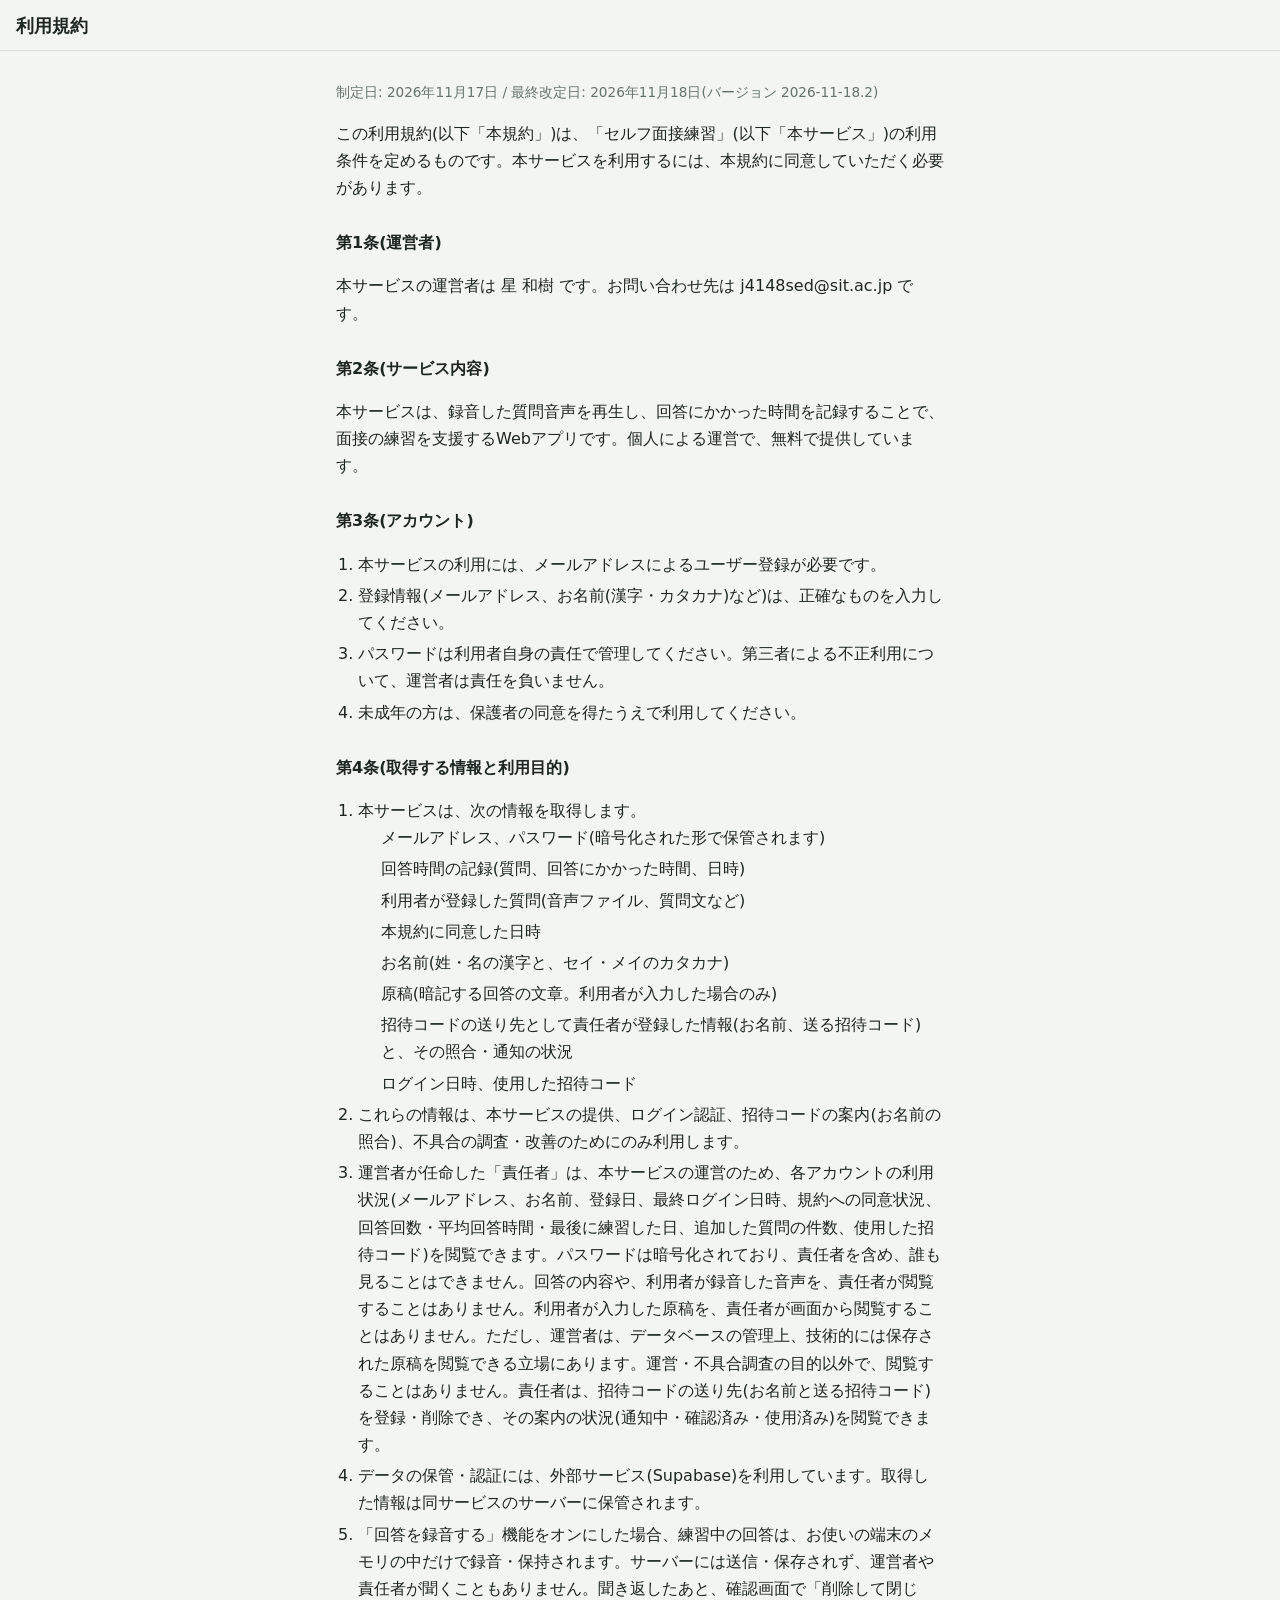
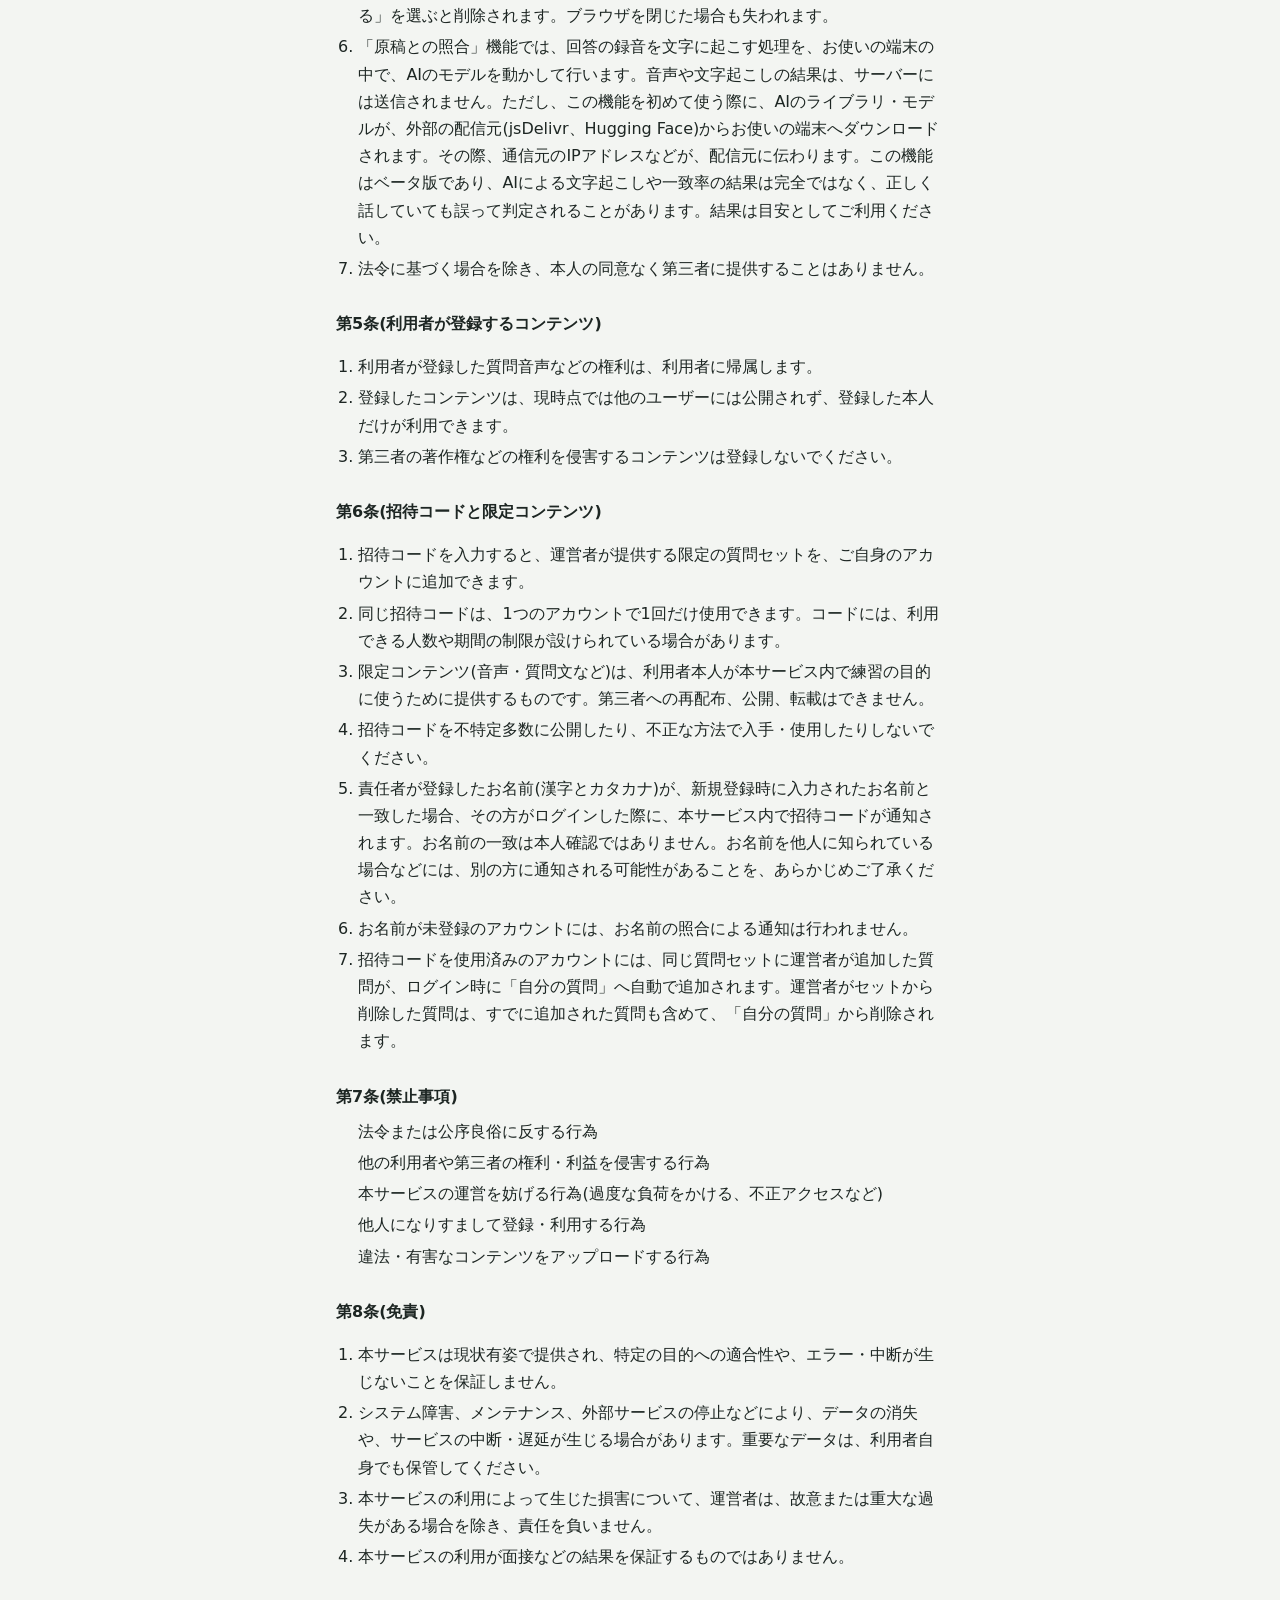
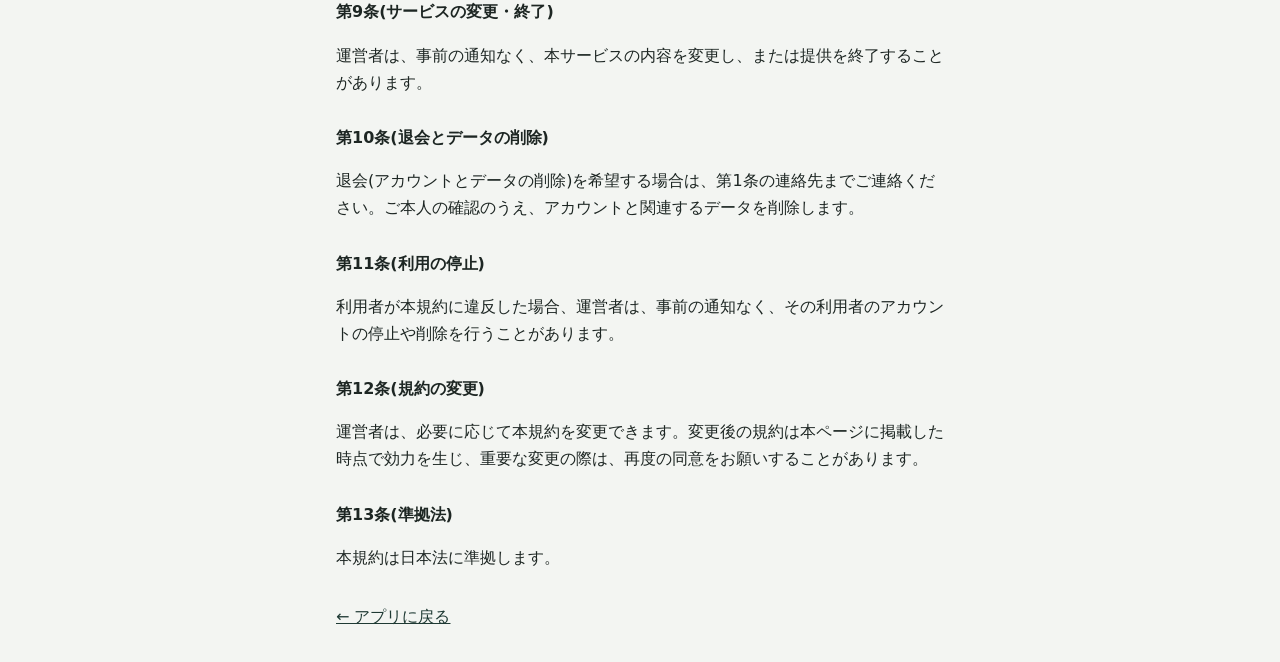
<file: terms.html>
<!DOCTYPE html>
<html lang="ja">
<head>
  <meta charset="UTF-8">
  <meta name="viewport" content="width=device-width, initial-scale=1, viewport-fit=cover">
  <title>利用規約 | セルフ面接練習</title>
  <link rel="icon" type="image/png" sizes="32x32" href="icons/favicon-32.png">
  <link rel="stylesheet" href="style.css">
</head>
<body>
  <header class="top"><h1>利用規約</h1></header>
  <main class="doc">
    <p class="meta">制定日: 2026年11月17日 / 最終改定日: 2026年11月18日(バージョン 2026-11-18.2)</p>
    <p>この利用規約(以下「本規約」)は、「セルフ面接練習」(以下「本サービス」)の利用条件を定めるものです。本サービスを利用するには、本規約に同意していただく必要があります。</p>

    <h2>第1条(運営者)</h2>
    <p>本サービスの運営者は <span class="todo" data-fill="OPERATOR_NAME">【運営者名 / ハンドルネーム】</span> です。お問い合わせ先は <span class="todo" data-fill="OPERATOR_CONTACT">【連絡先メールアドレス】</span> です。</p>

    <h2>第2条(サービス内容)</h2>
    <p>本サービスは、録音した質問音声を再生し、回答にかかった時間を記録することで、面接の練習を支援するWebアプリです。個人による運営で、無料で提供しています。</p>

    <h2>第3条(アカウント)</h2>
    <ol>
      <li>本サービスの利用には、メールアドレスによるユーザー登録が必要です。</li>
      <li>登録情報(メールアドレス、お名前(漢字・カタカナ)など)は、正確なものを入力してください。</li>
      <li>パスワードは利用者自身の責任で管理してください。第三者による不正利用について、運営者は責任を負いません。</li>
      <li>未成年の方は、保護者の同意を得たうえで利用してください。</li>
    </ol>

    <h2>第4条(取得する情報と利用目的)</h2>
    <ol>
      <li>本サービスは、次の情報を取得します。
        <ul>
          <li>メールアドレス、パスワード(暗号化された形で保管されます)</li>
          <li>回答時間の記録(質問、回答にかかった時間、日時)</li>
          <li>利用者が登録した質問(音声ファイル、質問文など)</li>
          <li>本規約に同意した日時</li>
          <li>お名前(姓・名の漢字と、セイ・メイのカタカナ)</li>
          <li>原稿(暗記する回答の文章。利用者が入力した場合のみ)</li>
          <li>招待コードの送り先として責任者が登録した情報(お名前、送る招待コード)と、その照合・通知の状況</li>
          <li>ログイン日時、使用した招待コード</li>
        </ul>
      </li>
      <li>これらの情報は、本サービスの提供、ログイン認証、招待コードの案内(お名前の照合)、不具合の調査・改善のためにのみ利用します。</li>
      <li>運営者が任命した「責任者」は、本サービスの運営のため、各アカウントの利用状況(メールアドレス、お名前、登録日、最終ログイン日時、規約への同意状況、回答回数・平均回答時間・最後に練習した日、追加した質問の件数、使用した招待コード)を閲覧できます。パスワードは暗号化されており、責任者を含め、誰も見ることはできません。回答の内容や、利用者が録音した音声を、責任者が閲覧することはありません。利用者が入力した原稿を、責任者が画面から閲覧することはありません。ただし、運営者は、データベースの管理上、技術的には保存された原稿を閲覧できる立場にあります。運営・不具合調査の目的以外で、閲覧することはありません。責任者は、招待コードの送り先(お名前と送る招待コード)を登録・削除でき、その案内の状況(通知中・確認済み・使用済み)を閲覧できます。</li>
      <li>データの保管・認証には、外部サービス(Supabase)を利用しています。取得した情報は同サービスのサーバーに保管されます。</li>
      <li>「回答を録音する」機能をオンにした場合、練習中の回答は、お使いの端末のメモリの中だけで録音・保持されます。サーバーには送信・保存されず、運営者や責任者が聞くこともありません。聞き返したあと、確認画面で「削除して閉じる」を選ぶと削除されます。ブラウザを閉じた場合も失われます。</li>
      <li>「原稿との照合」機能では、回答の録音を文字に起こす処理を、お使いの端末の中で、AIのモデルを動かして行います。音声や文字起こしの結果は、サーバーには送信されません。ただし、この機能を初めて使う際に、AIのライブラリ・モデルが、外部の配信元(jsDelivr、Hugging Face)からお使いの端末へダウンロードされます。その際、通信元のIPアドレスなどが、配信元に伝わります。この機能はベータ版であり、AIによる文字起こしや一致率の結果は完全ではなく、正しく話していても誤って判定されることがあります。結果は目安としてご利用ください。</li>
      <li>法令に基づく場合を除き、本人の同意なく第三者に提供することはありません。</li>
    </ol>

    <h2>第5条(利用者が登録するコンテンツ)</h2>
    <ol>
      <li>利用者が登録した質問音声などの権利は、利用者に帰属します。</li>
      <li>登録したコンテンツは、現時点では他のユーザーには公開されず、登録した本人だけが利用できます。</li>
      <li>第三者の著作権などの権利を侵害するコンテンツは登録しないでください。</li>
    </ol>

    <h2>第6条(招待コードと限定コンテンツ)</h2>
    <ol>
      <li>招待コードを入力すると、運営者が提供する限定の質問セットを、ご自身のアカウントに追加できます。</li>
      <li>同じ招待コードは、1つのアカウントで1回だけ使用できます。コードには、利用できる人数や期間の制限が設けられている場合があります。</li>
      <li>限定コンテンツ(音声・質問文など)は、利用者本人が本サービス内で練習の目的に使うために提供するものです。第三者への再配布、公開、転載はできません。</li>
      <li>招待コードを不特定多数に公開したり、不正な方法で入手・使用したりしないでください。</li>
      <li>責任者が登録したお名前(漢字とカタカナ)が、新規登録時に入力されたお名前と一致した場合、その方がログインした際に、本サービス内で招待コードが通知されます。お名前の一致は本人確認ではありません。お名前を他人に知られている場合などには、別の方に通知される可能性があることを、あらかじめご了承ください。</li>
      <li>お名前が未登録のアカウントには、お名前の照合による通知は行われません。</li>
      <li>招待コードを使用済みのアカウントには、同じ質問セットに運営者が追加した質問が、ログイン時に「自分の質問」へ自動で追加されます。運営者がセットから削除した質問は、すでに追加された質問も含めて、「自分の質問」から削除されます。</li>
    </ol>

    <h2>第7条(禁止事項)</h2>
    <ul>
      <li>法令または公序良俗に反する行為</li>
      <li>他の利用者や第三者の権利・利益を侵害する行為</li>
      <li>本サービスの運営を妨げる行為(過度な負荷をかける、不正アクセスなど)</li>
      <li>他人になりすまして登録・利用する行為</li>
      <li>違法・有害なコンテンツをアップロードする行為</li>
    </ul>

    <h2>第8条(免責)</h2>
    <ol>
      <li>本サービスは現状有姿で提供され、特定の目的への適合性や、エラー・中断が生じないことを保証しません。</li>
      <li>システム障害、メンテナンス、外部サービスの停止などにより、データの消失や、サービスの中断・遅延が生じる場合があります。重要なデータは、利用者自身でも保管してください。</li>
      <li>本サービスの利用によって生じた損害について、運営者は、故意または重大な過失がある場合を除き、責任を負いません。</li>
      <li>本サービスの利用が面接などの結果を保証するものではありません。</li>
    </ol>

    <h2>第9条(サービスの変更・終了)</h2>
    <p>運営者は、事前の通知なく、本サービスの内容を変更し、または提供を終了することがあります。</p>

    <h2>第10条(退会とデータの削除)</h2>
    <p>退会(アカウントとデータの削除)を希望する場合は、第1条の連絡先までご連絡ください。ご本人の確認のうえ、アカウントと関連するデータを削除します。</p>

    <h2>第11条(利用の停止)</h2>
    <p>利用者が本規約に違反した場合、運営者は、事前の通知なく、その利用者のアカウントの停止や削除を行うことがあります。</p>

    <h2>第12条(規約の変更)</h2>
    <p>運営者は、必要に応じて本規約を変更できます。変更後の規約は本ページに掲載した時点で効力を生じ、重要な変更の際は、再度の同意をお願いすることがあります。</p>

    <h2>第13条(準拠法)</h2>
    <p>本規約は日本法に準拠します。</p>

    <p style="margin-top:32px"><a href="./">← アプリに戻る</a></p>
  </main>
  <!-- 運営者名・連絡先は、config.js の OPERATOR_NAME / OPERATOR_CONTACT から自動で入る -->
  <script src="config.js"></script>
  <script>
    (function () {
      var c = window.APP_CONFIG || {};
      document.querySelectorAll("[data-fill]").forEach(function (el) {
        var v = c[el.getAttribute("data-fill")];
        if (v) { el.textContent = v; el.classList.remove("todo"); }
      });
    })();
  </script>
</body>
</html>
</file>
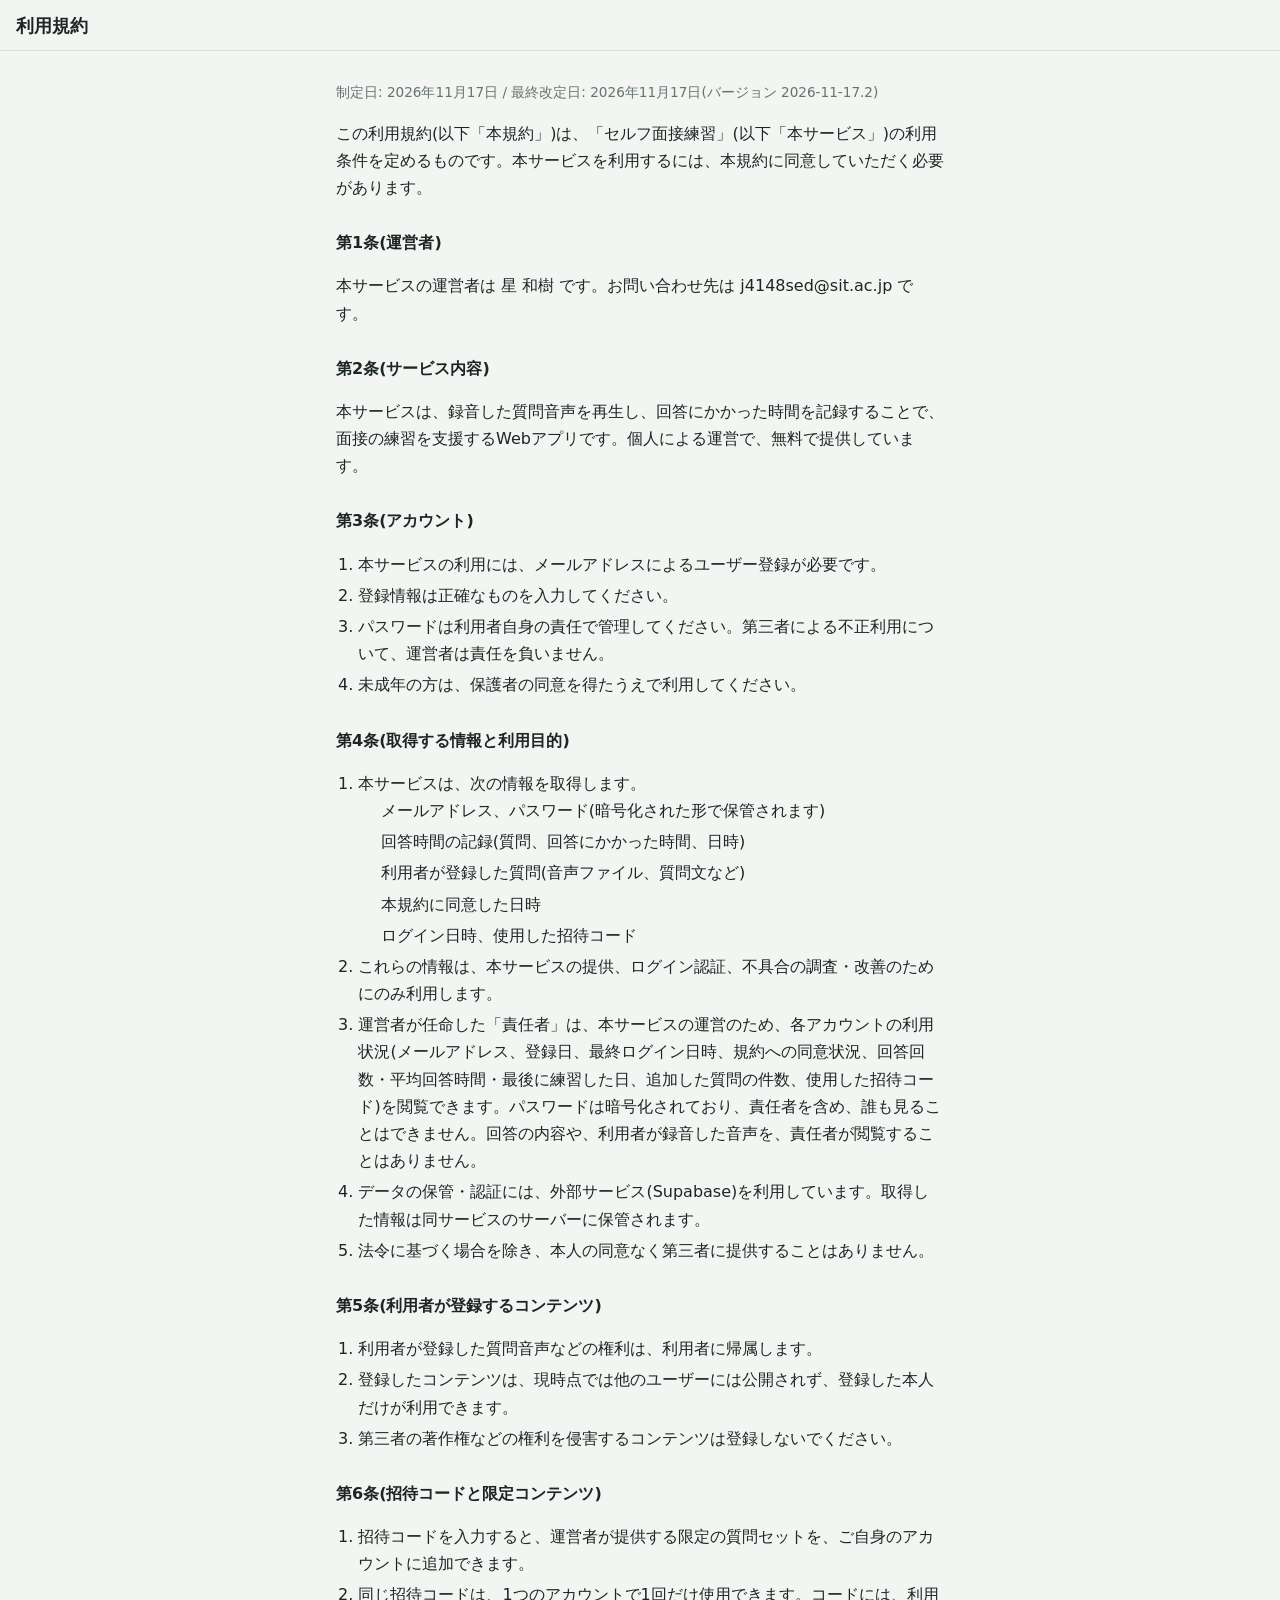
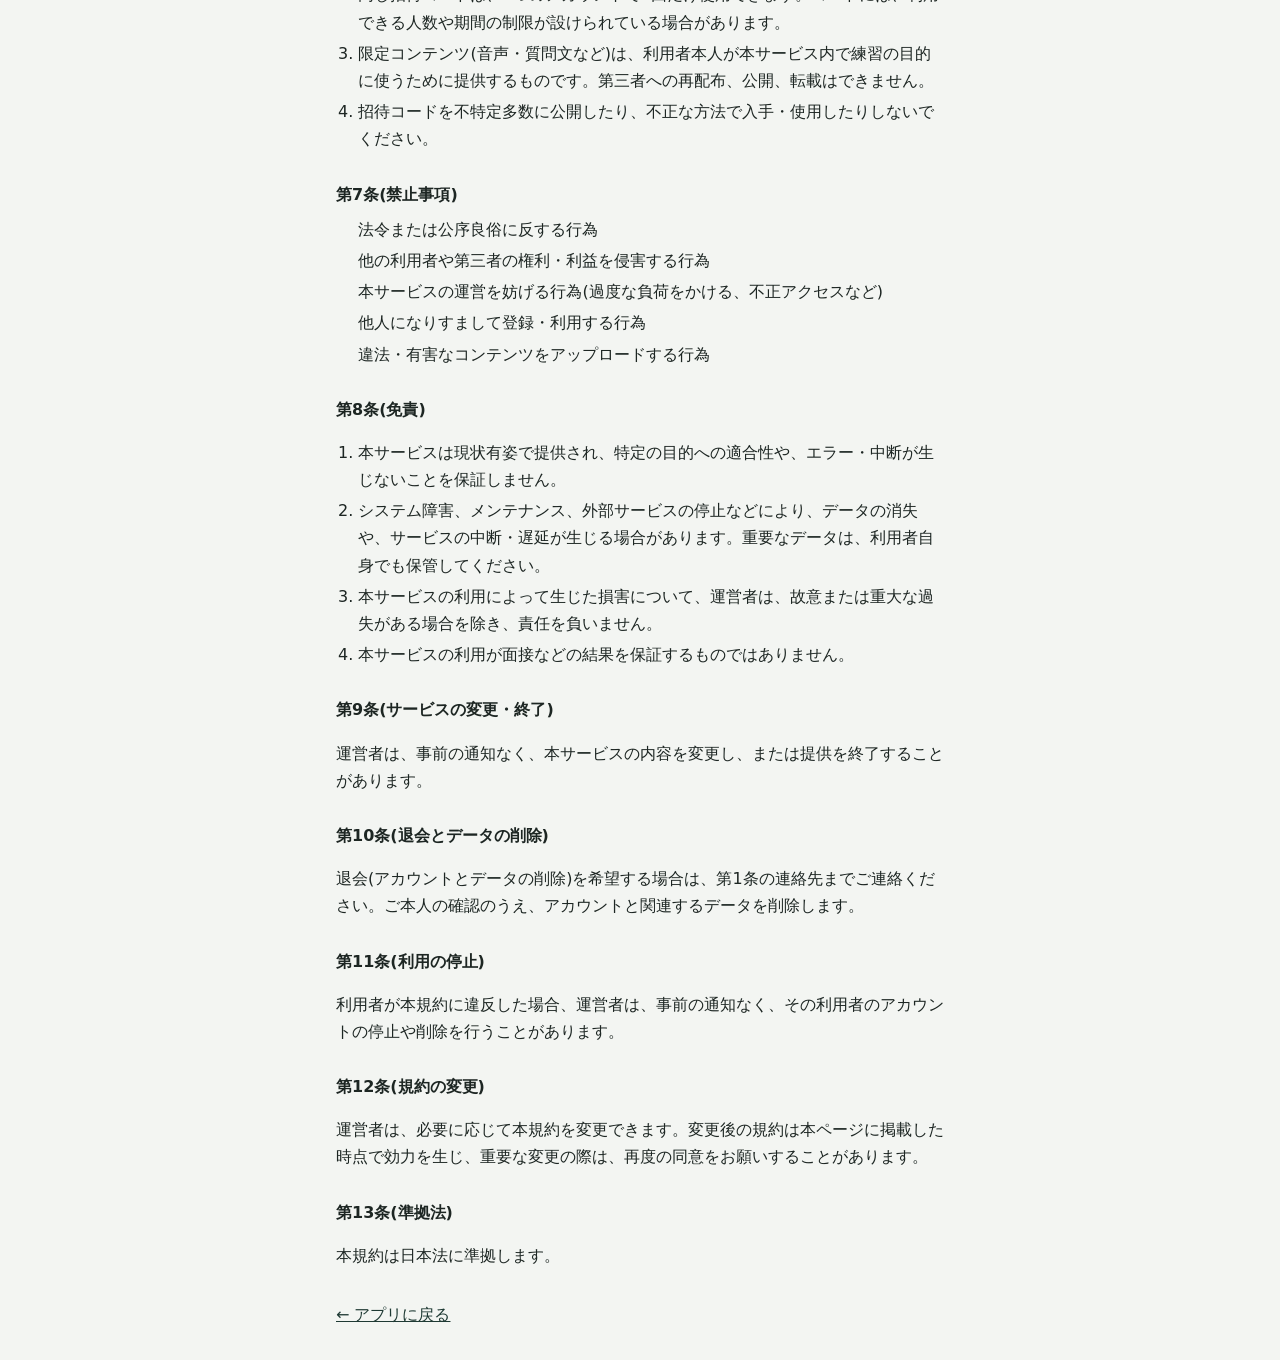
<file: self-interview/terms.html>
<!DOCTYPE html>
<html lang="ja">
<head>
  <meta charset="UTF-8">
  <meta name="viewport" content="width=device-width, initial-scale=1, viewport-fit=cover">
  <title>利用規約 | セルフ面接練習</title>
  <link rel="icon" type="image/png" sizes="32x32" href="icons/favicon-32.png">
  <link rel="stylesheet" href="style.css">
</head>
<body>
  <header class="top"><h1>利用規約</h1></header>
  <main class="doc">
    <p class="meta">制定日: 2026年11月17日 / 最終改定日: 2026年11月17日(バージョン 2026-11-17.2)</p>
    <p>この利用規約(以下「本規約」)は、「セルフ面接練習」(以下「本サービス」)の利用条件を定めるものです。本サービスを利用するには、本規約に同意していただく必要があります。</p>

    <h2>第1条(運営者)</h2>
    <p>本サービスの運営者は <span >星 和樹</span> です。お問い合わせ先は <span >j4148sed@sit.ac.jp</span> です。</p>

    <h2>第2条(サービス内容)</h2>
    <p>本サービスは、録音した質問音声を再生し、回答にかかった時間を記録することで、面接の練習を支援するWebアプリです。個人による運営で、無料で提供しています。</p>

    <h2>第3条(アカウント)</h2>
    <ol>
      <li>本サービスの利用には、メールアドレスによるユーザー登録が必要です。</li>
      <li>登録情報は正確なものを入力してください。</li>
      <li>パスワードは利用者自身の責任で管理してください。第三者による不正利用について、運営者は責任を負いません。</li>
      <li>未成年の方は、保護者の同意を得たうえで利用してください。</li>
    </ol>

    <h2>第4条(取得する情報と利用目的)</h2>
    <ol>
      <li>本サービスは、次の情報を取得します。
        <ul>
          <li>メールアドレス、パスワード(暗号化された形で保管されます)</li>
          <li>回答時間の記録(質問、回答にかかった時間、日時)</li>
          <li>利用者が登録した質問(音声ファイル、質問文など)</li>
          <li>本規約に同意した日時</li>
          <li>ログイン日時、使用した招待コード</li>
        </ul>
      </li>
      <li>これらの情報は、本サービスの提供、ログイン認証、不具合の調査・改善のためにのみ利用します。</li>
      <li>運営者が任命した「責任者」は、本サービスの運営のため、各アカウントの利用状況(メールアドレス、登録日、最終ログイン日時、規約への同意状況、回答回数・平均回答時間・最後に練習した日、追加した質問の件数、使用した招待コード)を閲覧できます。パスワードは暗号化されており、責任者を含め、誰も見ることはできません。回答の内容や、利用者が録音した音声を、責任者が閲覧することはありません。</li>
      <li>データの保管・認証には、外部サービス(Supabase)を利用しています。取得した情報は同サービスのサーバーに保管されます。</li>
      <li>法令に基づく場合を除き、本人の同意なく第三者に提供することはありません。</li>
    </ol>

    <h2>第5条(利用者が登録するコンテンツ)</h2>
    <ol>
      <li>利用者が登録した質問音声などの権利は、利用者に帰属します。</li>
      <li>登録したコンテンツは、現時点では他のユーザーには公開されず、登録した本人だけが利用できます。</li>
      <li>第三者の著作権などの権利を侵害するコンテンツは登録しないでください。</li>
    </ol>

    <h2>第6条(招待コードと限定コンテンツ)</h2>
    <ol>
      <li>招待コードを入力すると、運営者が提供する限定の質問セットを、ご自身のアカウントに追加できます。</li>
      <li>同じ招待コードは、1つのアカウントで1回だけ使用できます。コードには、利用できる人数や期間の制限が設けられている場合があります。</li>
      <li>限定コンテンツ(音声・質問文など)は、利用者本人が本サービス内で練習の目的に使うために提供するものです。第三者への再配布、公開、転載はできません。</li>
      <li>招待コードを不特定多数に公開したり、不正な方法で入手・使用したりしないでください。</li>
    </ol>

    <h2>第7条(禁止事項)</h2>
    <ul>
      <li>法令または公序良俗に反する行為</li>
      <li>他の利用者や第三者の権利・利益を侵害する行為</li>
      <li>本サービスの運営を妨げる行為(過度な負荷をかける、不正アクセスなど)</li>
      <li>他人になりすまして登録・利用する行為</li>
      <li>違法・有害なコンテンツをアップロードする行為</li>
    </ul>

    <h2>第8条(免責)</h2>
    <ol>
      <li>本サービスは現状有姿で提供され、特定の目的への適合性や、エラー・中断が生じないことを保証しません。</li>
      <li>システム障害、メンテナンス、外部サービスの停止などにより、データの消失や、サービスの中断・遅延が生じる場合があります。重要なデータは、利用者自身でも保管してください。</li>
      <li>本サービスの利用によって生じた損害について、運営者は、故意または重大な過失がある場合を除き、責任を負いません。</li>
      <li>本サービスの利用が面接などの結果を保証するものではありません。</li>
    </ol>

    <h2>第9条(サービスの変更・終了)</h2>
    <p>運営者は、事前の通知なく、本サービスの内容を変更し、または提供を終了することがあります。</p>

    <h2>第10条(退会とデータの削除)</h2>
    <p>退会(アカウントとデータの削除)を希望する場合は、第1条の連絡先までご連絡ください。ご本人の確認のうえ、アカウントと関連するデータを削除します。</p>

    <h2>第11条(利用の停止)</h2>
    <p>利用者が本規約に違反した場合、運営者は、事前の通知なく、その利用者のアカウントの停止や削除を行うことがあります。</p>

    <h2>第12条(規約の変更)</h2>
    <p>運営者は、必要に応じて本規約を変更できます。変更後の規約は本ページに掲載した時点で効力を生じ、重要な変更の際は、再度の同意をお願いすることがあります。</p>

    <h2>第13条(準拠法)</h2>
    <p>本規約は日本法に準拠します。</p>

    <p style="margin-top:32px"><a href="./">← アプリに戻る</a></p>
  </main>
</body>
</html>
</file>
<file: style.css>
:root {
  --bg: #f3f5f2;
  --surface: #ffffff;
  --ink: #1d2623;
  --muted: #66736e;
  --line: #d9dfdb;
  --accent: #1f3a34;
  --accent-ink: #ffffff;
  --live: #c4452d;
  --radius: 14px;
  color-scheme: light dark;
}
@media (prefers-color-scheme: dark) {
  :root {
    --bg: #131917;
    --surface: #1c2421;
    --ink: #e8eeeb;
    --muted: #93a29c;
    --line: #2d3733;
    --accent: #8fd1bb;
    --accent-ink: #0f1916;
    --live: #ff8a70;
  }
}

* { box-sizing: border-box; }
html, body { margin: 0; }
body {
  background: var(--bg);
  color: var(--ink);
  font-family: "Hiragino Sans", "Yu Gothic UI", "Noto Sans JP", system-ui, sans-serif;
  line-height: 1.7;
  padding-bottom: env(safe-area-inset-bottom, 0px);
}

.top {
  position: sticky; top: 0; z-index: 5;
  background: var(--bg);
  padding: calc(env(safe-area-inset-top, 0px) + 12px) 16px 0;
  border-bottom: 1px solid var(--line);
}
.top h1 { font-size: 1.1rem; margin: 0 0 8px; font-weight: 700; }
.tabs { display: flex; gap: 4px; }
.tab {
  flex: 1; border: 0; background: none; color: var(--muted);
  font: inherit; font-size: .95rem; padding: 10px 4px;
  border-bottom: 3px solid transparent; cursor: pointer;
}
.tab.active { color: var(--ink); border-bottom-color: var(--accent); font-weight: 700; }
button:focus-visible, select:focus-visible, input:focus-visible { outline: 3px solid var(--live); outline-offset: 2px; }

main { max-width: 640px; margin: 0 auto; padding: 16px; }
.view { display: none; }
.view.active { display: block; }
h2 { font-size: 1rem; margin: 24px 0 8px; }

/* 練習 */
.settings { display: grid; gap: 10px; }
.settings label { display: grid; gap: 4px; font-size: .85rem; color: var(--muted); }
.settings .check { display: flex; align-items: center; gap: 8px; }
select {
  font: inherit; font-size: 1rem; color: var(--ink);
  background: var(--surface); border: 1px solid var(--line);
  border-radius: 10px; padding: 10px 12px;
}

.stage {
  margin: 20px 0; padding: 28px 16px; text-align: center;
  background: var(--surface); border: 1px solid var(--line); border-radius: var(--radius);
  min-height: 250px; display: flex; flex-direction: column; justify-content: center; gap: 8px;
}
.status { margin: 0; color: var(--muted); font-size: .95rem; }
.qtitle { margin: 0; font-size: 1.25rem; font-weight: 700; min-height: 2.4em; }
.timer {
  margin: 0; font-size: 3.4rem; font-weight: 300;
  font-variant-numeric: tabular-nums; letter-spacing: .02em;
}

.actions { display: grid; gap: 10px; }
button.primary, button.ghost {
  font: inherit; font-size: 1.05rem; border-radius: var(--radius);
  padding: 16px; cursor: pointer; border: 1px solid var(--accent);
}
button.primary { background: var(--accent); color: var(--accent-ink); font-weight: 700; }
button.ghost { background: none; color: var(--ink); border-color: var(--line); }
button.danger { color: var(--live); margin-top: 24px; width: 100%; }
button:active { transform: translateY(1px); }

/* 一覧・記録 */
.hint { color: var(--muted); font-size: .85rem; margin: 0 0 12px; }
ul { list-style: none; margin: 0; padding: 0; }
.qlist li, .stats li, .recent li {
  display: flex; align-items: center; gap: 10px;
  background: var(--surface); border: 1px solid var(--line); border-radius: 12px;
  padding: 10px 12px; margin-bottom: 8px;
}
.qlist li { margin-left: calc(var(--d, 0) * 18px); }
.qlist li[style*="--d:0"] { border-left: 4px solid var(--accent); }
.t { flex: 1; }
.badge {
  font-size: .72rem; color: var(--muted);
  border: 1px solid var(--line); border-radius: 999px; padding: 0 8px;
}
.badge.own { color: var(--accent); border-color: var(--accent); }
button.play {
  width: 44px; height: 44px; border-radius: 50%; border: 0;
  background: var(--accent); color: var(--accent-ink); font-size: 1rem; cursor: pointer;
}
.num { font-variant-numeric: tabular-nums; text-align: right; white-space: nowrap; }
.num small { display: block; color: var(--muted); font-size: .72rem; }
.empty { color: var(--muted); justify-content: center; }

@media (prefers-reduced-motion: reduce) { * { transition: none !important; animation: none !important; } }

/* 回答終了後の「次の質問へ」ボタンは色を変えて、押し間違いを防ぐ */
button.primary.next { background: var(--live); border-color: var(--live); color: #fff; }

/* アカウント */
.tab { font-size: .88rem; }
.notice { min-height: 1.6em; margin: 12px 0 0; font-size: .85rem; color: var(--muted); text-align: center; }
.card { background: var(--surface); border: 1px solid var(--line); border-radius: var(--radius); padding: 16px; }
.card h2 { margin-top: 0; }
.card p { margin: 0 0 8px; }
.fields { display: grid; gap: 12px; }
.fields label { display: grid; gap: 4px; font-size: .85rem; color: var(--muted); }
input[type="email"], input[type="password"] {
  font: inherit; font-size: 1rem; color: var(--ink);
  background: var(--bg); border: 1px solid var(--line); border-radius: 10px; padding: 12px;
}
.email { font-weight: 700; word-break: break-all; }
code { background: var(--bg); border-radius: 4px; padding: 0 4px; }

/* ログイン必須: 未ログイン・未同意の間は、タブを隠してアカウント画面だけを出す */
.locked .tabs { display: none; }
.fields label.check { display: flex; align-items: flex-start; gap: 10px; color: var(--ink); font-size: .92rem; }
.fields label.check input { width: 22px; height: 22px; margin: 2px 0 0; flex: none; }
.fields hr { border: 0; border-top: 1px solid var(--line); margin: 4px 0; width: 100%; }
button:disabled { opacity: .45; cursor: not-allowed; }
a { color: var(--accent); }
.doc h2 { margin-top: 28px; }
.doc ol, .doc ul { padding-left: 1.4em; }
.doc li { margin-bottom: 4px; }
.doc .meta { color: var(--muted); font-size: .85rem; }
.doc .todo { background: #fff3c4; color: #5a4300; border-radius: 4px; padding: 0 4px; }

/* ステップ4: 質問の追加・削除 */
input[type="text"], input[type="file"] {
  font: inherit; font-size: 1rem; color: var(--ink);
  background: var(--bg); border: 1px solid var(--line); border-radius: 10px; padding: 12px; width: 100%;
}
.sub { display: block; color: var(--muted); font-size: .75rem; line-height: 1.4; }
button.del {
  border: 1px solid var(--line); background: none; color: var(--live);
  border-radius: 8px; padding: 8px 10px; font: inherit; font-size: .8rem; cursor: pointer;
}
#view-list .card { margin-top: 24px; }

/* ステップ4b: 録音 */
.rec { display: grid; gap: 10px; }
.rec .or { margin: 0; color: var(--muted); font-size: .85rem; }
.rec-row { display: flex; align-items: center; gap: 14px; }
.rec-row .primary { flex: 1; }
button.primary.rec-on { background: var(--live); border-color: var(--live); color: #fff; }
.rec-time { font-variant-numeric: tabular-nums; font-size: 1.3rem; min-width: 4.5em; text-align: right; }
#recDone { display: grid; gap: 10px; }
#recPreview { width: 100%; }

/* ステップ6: 設定・招待コード・責任者画面 */
.tab[hidden] { display: none; }
.tabs .tab { padding: 10px 2px; font-size: .82rem; white-space: nowrap; }
#accountIn { display: grid; gap: 16px; }
#accountIn[hidden] { display: none; }
#accountIn .card h2 + .stats { margin-top: 8px; }
.info, .adl { display: grid; grid-template-columns: auto 1fr; gap: 4px 12px; margin: 0 0 12px; font-size: .9rem; }
.info dt, .adl dt { color: var(--muted); }
.info dd, .adl dd { margin: 0; word-break: break-all; }
input[type="search"] {
  font: inherit; font-size: 1rem; color: var(--ink);
  background: var(--bg); border: 1px solid var(--line); border-radius: 10px; padding: 12px; width: 100%;
}
.summary { display: grid; grid-template-columns: repeat(2, 1fr); gap: 8px; margin: 12px 0; }
.stat { background: var(--bg); border: 1px solid var(--line); border-radius: 12px; padding: 10px 12px; }
.stat b { display: block; font-size: 1.6rem; font-weight: 600; font-variant-numeric: tabular-nums; line-height: 1.3; }
.stat span { color: var(--muted); font-size: .78rem; }
.adminlist { margin-top: 12px; }
.adminlist li { background: var(--surface); border: 1px solid var(--line); border-radius: 12px; padding: 12px; margin-bottom: 8px; }
.aemail { margin: 0 0 8px; font-weight: 700; word-break: break-all; }
.adminlist .adl { margin: 0; }

/* スマホで、長い文字や選択欄に引っ張られてページが横に広がらないようにする */
html { -webkit-text-size-adjust: 100%; }
main { width: 100%; overflow-wrap: anywhere; }
.fields, .rec, .settings { grid-template-columns: minmax(0, 1fr); }   /* 列が中身の長さまで広がるのを防ぐ */
.fields label, .rec label, .settings label { min-width: 0; }
select, input[type="text"], input[type="email"], input[type="password"], input[type="search"], input[type="file"] {
  max-width: 100%; min-width: 0;
}
select { width: 100%; text-overflow: ellipsis; }
.t { flex: 1 1 0; min-width: 0; overflow-wrap: anywhere; }            /* 長い質問文は折り返す */
.qlist li { max-width: 100%; }
.qlist li .play, .qlist li .del, .qlist li .badge { flex: none; }
#recPreview, audio { max-width: 100%; }
.card { max-width: 100%; overflow: hidden; }
@media (max-width: 480px) {
  main { padding: 12px; }
  .qlist li { gap: 8px; padding: 10px; margin-left: calc(var(--d, 0) * 12px); }   /* 深掘りの字下げを、スマホでは小さめに */
  button.del { padding: 8px; }
}

/* hidden 属性を、display の指定より優先させる(録音ボタンなどが、状態に関係なく全部出てしまう不具合の修正) */
[hidden] { display: none !important; }

/* 全質問が終わって記録ページに移動した時の案内 */
.done-note { background: var(--surface); border: 1px solid var(--accent); border-radius: var(--radius); padding: 12px 14px; margin: 0 0 12px; font-weight: 700; }

/* 回答の聞き返し: 画面全体をふさぎ、背景のタップやEscでは閉じない */
.review { position: fixed; inset: 0; z-index: 1000; background: rgba(0,0,0,.6); display: flex; align-items: center; justify-content: center; padding: 12px; }
.review-box { background: var(--surface); color: var(--ink); width: 100%; max-width: 560px; margin: auto; padding: 18px 16px; border-radius: var(--radius); display: grid; gap: 12px; max-height: 100%; max-height: calc(100dvh - 24px); grid-template-rows: auto auto minmax(0, 1fr) auto; overflow: hidden; }
.review-box h2 { margin: 0; font-size: 1.1rem; }
.review-list { list-style: none; margin: 0; padding: 0; display: grid; gap: 10px; align-content: start; overflow-y: auto; min-height: 0; }
.review-list li { border: 1px solid var(--line); border-radius: 12px; padding: 10px; display: grid; gap: 6px; }
.review-list .rt { margin: 0; font-weight: 700; overflow-wrap: anywhere; }
.review-list .rs { margin: 0; font-size: .85rem; opacity: .75; }
.review-list audio { width: 100%; }
.review-confirm { position: fixed; inset: 0; z-index: 1001; background: rgba(0,0,0,.55); display: flex; align-items: center; justify-content: center; padding: 16px; overflow-y: auto; }
.review-box.small { max-width: 420px; grid-template-rows: none; overflow: visible; max-height: none; }
.review-btns { display: grid; gap: 8px; }
.review button { width: 100%; }
.review button.danger { margin-top: 0; background: #c62828; color: #fff; border: 0; font-weight: 700; }
.settings .hint { margin: 0; }

/* 氏名の入力欄(2列) */
.namegrid { display: grid; grid-template-columns: repeat(2, minmax(0, 1fr)); gap: 8px; }
.namegrid label { display: grid; gap: 4px; font-size: .85rem; color: var(--muted); min-width: 0; }
.namegrid input { width: 100%; }

/* 招待コードが届いた時のお知らせ */
.invite-notice { background: var(--surface); border: 2px solid var(--accent); border-radius: var(--radius); padding: 12px 14px; margin: 0 0 12px; display: grid; gap: 8px; }
.invite-notice p { margin: 0; font-weight: 700; }
.invite-notice code, .sent-codes code { font-size: 1.05rem; letter-spacing: .05em; user-select: all; }
.invite-notice .row, .sent-codes li { display: flex; flex-wrap: wrap; gap: 8px; align-items: center; }
.sent-codes { list-style: none; margin: 0 0 12px; padding: 0; display: grid; gap: 8px; }
.sent-codes li { border: 1px solid var(--line); border-radius: 12px; padding: 10px; }
.sent-codes .t { flex: 1 1 100%; }
details.csv { margin-top: 10px; }
details.csv textarea { width: 100%; box-sizing: border-box; margin: 8px 0; font: inherit; }
.tgt-status { font-size: .85rem; opacity: .8; }

/* 責任者: 質問セットの管理 */
.fieldlabel { display: grid; gap: 4px; font-size: .85rem; color: var(--muted); min-width: 0; margin-bottom: 8px; }
#packCard h2 { margin-top: 16px; }
#packCard h2:first-child { margin-top: 0; }
#packQs li { padding: 10px; }
#packQs .aemail { font-weight: 600; }
.badge-ok, .badge-tts { display: inline-block; margin-left: 6px; padding: 1px 8px; border-radius: 999px; font-size: .75rem; border: 1px solid var(--line); font-weight: 400; }

/* 原稿・原稿との照合 */
button.scr { flex: none; background: none; border: 1px solid var(--line); color: var(--ink); border-radius: 10px; padding: 8px 10px; font: inherit; font-size: .85rem; }
.script-box textarea { width: 100%; font: inherit; color: var(--ink); background: var(--bg); border: 1px solid var(--line); border-radius: 10px; padding: 10px; resize: vertical; min-height: 140px; }
.script-box { grid-template-rows: none; overflow-y: auto; }
.chk { display: grid; gap: 6px; }
.chk button { width: 100%; }
.chk .rmsg { margin: 0; font-size: .85rem; color: var(--muted); }
.chk .score { margin: 0; font-size: 1.2rem; font-weight: 700; }
.chk .out { white-space: pre-wrap; overflow-wrap: anywhere; background: var(--bg); border-radius: 10px; padding: 8px 10px; margin: 0; font-size: .95rem; }
.chk .out-label { margin: 4px 0 0; font-size: .8rem; color: var(--muted); }
.miss { background: color-mix(in srgb, #c62828 25%, transparent); color: #c62828; border-radius: 3px; }
@media (prefers-color-scheme: dark) { .miss { color: #ff8a80; } }

.warn { background: color-mix(in srgb, #f9a825 40%, transparent); color: inherit; border-radius: 3px; }

.beta { display: inline-block; font-size: .7rem; font-weight: 700; padding: 1px 6px; border-radius: 999px; border: 1px solid currentColor; color: #b26a00; vertical-align: middle; }
.beta-note { color: #b26a00; }
@media (prefers-color-scheme: dark) { .beta, .beta-note { color: #ffb74d; } }

/* 使い方ガイド(画面の下側に出し、背後の画面が見えるようにする) */
.tutorial { align-items: flex-end; background: rgba(0,0,0,.35); }
.tut-box { grid-template-rows: none; max-width: 520px; margin-bottom: 8px; overflow: auto; }
.tut-box p { margin: 0; line-height: 1.7; }
.tut-dots { display: flex; gap: 6px; justify-content: center; }
.tut-dots span { width: 8px; height: 8px; border-radius: 50%; background: var(--line, #999); opacity: .5; }
.tut-dots span.on { background: var(--accent); opacity: 1; }
.tut-actions { display: flex; gap: 8px; justify-content: flex-end; }
.tut-actions button { width: auto; min-width: 88px; }
.tab.tut-hl { outline: 3px solid var(--accent); outline-offset: -3px; }

/* 追加機能: 連続日数・グラフ・リマインド・タグ・目標 */
.streak { display: grid; gap: 2px; padding: 10px 12px; border: 1px solid var(--line); border-radius: var(--radius); background: var(--surface); }
.streak span { font-size: .8rem; color: var(--muted); }
.remind-bar { display: flex; align-items: center; justify-content: space-between; gap: 8px; padding: 8px 12px; border-radius: var(--radius); background: color-mix(in srgb, #f9a825 30%, var(--surface)); }
.remind-bar button { width: auto; padding: 6px 12px; }
details.more { border: 1px solid var(--line); border-radius: var(--radius); padding: 8px 12px; background: var(--surface); }
details.more summary { cursor: pointer; font-size: .9rem; }
.more-body { margin-top: 10px; }
.chart { width: 100%; height: auto; display: block; }
.chart .ax { stroke: var(--line); stroke-width: 1; }
.chart .tx { fill: var(--muted); font-size: 9px; }
.chart .bar { fill: var(--accent); }
.chart .ln { fill: none; stroke: var(--accent); stroke-width: 2; }
.chart .dot { fill: var(--accent); }
.chart .ref { stroke: #c62828; stroke-width: 1; stroke-dasharray: 4 3; }
.charts h3 { margin: 12px 0 2px; font-size: .85rem; color: var(--muted); font-weight: 600; }
.timer.over { color: #c62828; }
@media (prefers-color-scheme: dark) { .timer.over { color: #ff8a70; } .chart .ref { stroke: #ff8a70; } }
.num.over { color: #c62828; }
.num.ok { color: #2e7d32; }
@media (prefers-color-scheme: dark) { .num.over { color: #ff8a70; } .num.ok { color: #81c784; } }
.chips { display: flex; flex-wrap: wrap; gap: 4px; margin-top: 4px; }
.tag, .tgt { font-size: .7rem; padding: 1px 7px; border-radius: 999px; border: 1px solid var(--line); color: var(--muted); }
.tgt { border-color: var(--accent); color: var(--ink); }
button.meta { background: transparent; border: 1px solid var(--line); border-radius: 10px; padding: 8px 10px; color: var(--ink); cursor: pointer; }
.meta-f { display: grid; gap: 4px; font-size: .85rem; color: var(--muted); }
#doneNote { white-space: pre-line; }

/* お知らせ・メンテナンス */
.ann-box { display: grid; gap: 8px; margin-bottom: 10px; }
.ann-box[hidden] { display: none; }
.ann { display: grid; gap: 4px; padding: 10px 12px; border: 1px solid var(--line); border-left: 4px solid var(--accent); border-radius: 12px; background: var(--surface); }
.ann.warn { border-left-color: #f9a825; background: color-mix(in srgb, #f9a825 14%, var(--surface)); }
.ann-body { white-space: pre-wrap; font-size: .9rem; line-height: 1.6; }
.ann small { color: var(--muted); }
.ann .ann-read { width: auto; justify-self: end; padding: 6px 12px; }
.ann-list { display: grid; gap: 8px; }
.tab.dot { position: relative; }
.tab.dot::after { content: ""; position: absolute; top: 6px; right: 14%; width: 8px; height: 8px; border-radius: 50%; background: var(--live); }
.maint { position: fixed; inset: 0; z-index: 3000; background: var(--bg); display: flex; align-items: center; justify-content: center; padding: 16px; overflow-y: auto; }
.maint[hidden] { display: none; }
.maint-box { width: 100%; max-width: 420px; display: grid; gap: 12px; text-align: center; }
.maint-box h2 { margin: 0; }
.maint-box p { margin: 0; line-height: 1.8; white-space: pre-wrap; }
button.edit { background: transparent; border: 1px solid var(--line); border-radius: 10px; padding: 8px 10px; color: var(--ink); cursor: pointer; font-size: .85rem; }

/* Excel取り込み */
.xl-rules { margin: 0 0 8px; padding-left: 1.2em; }
.xl-list { list-style: none; margin: 8px 0; padding: 0; display: grid; gap: 6px; }
.xl-list li { border: 1px solid var(--line); border-radius: 10px; padding: 8px 10px; background: var(--surface); }
.xl-list li.off { opacity: .5; }
.xl-row { display: grid; grid-template-columns: auto 1fr auto; gap: 8px; align-items: center; }
.xl-main { display: flex; gap: 6px; align-items: center; min-width: 0; }
.xl-main input { width: 100%; min-width: 0; }
.xl-ind { color: var(--muted); }
.xl-st { font-size: .72rem; padding: 1px 8px; border-radius: 999px; border: 1px solid var(--line); color: var(--muted); white-space: nowrap; }
.xl-sc { display: block; margin-top: 4px; color: var(--muted); font-size: .75rem; word-break: break-all; }
</file>
<file: self-interview/style.css>
:root {
  --bg: #f3f5f2;
  --surface: #ffffff;
  --ink: #1d2623;
  --muted: #66736e;
  --line: #d9dfdb;
  --accent: #1f3a34;
  --accent-ink: #ffffff;
  --live: #c4452d;
  --radius: 14px;
  color-scheme: light dark;
}
@media (prefers-color-scheme: dark) {
  :root {
    --bg: #131917;
    --surface: #1c2421;
    --ink: #e8eeeb;
    --muted: #93a29c;
    --line: #2d3733;
    --accent: #8fd1bb;
    --accent-ink: #0f1916;
    --live: #ff8a70;
  }
}

* { box-sizing: border-box; }
html, body { margin: 0; }
body {
  background: var(--bg);
  color: var(--ink);
  font-family: "Hiragino Sans", "Yu Gothic UI", "Noto Sans JP", system-ui, sans-serif;
  line-height: 1.7;
  padding-bottom: env(safe-area-inset-bottom, 0px);
}

.top {
  position: sticky; top: 0; z-index: 5;
  background: var(--bg);
  padding: calc(env(safe-area-inset-top, 0px) + 12px) 16px 0;
  border-bottom: 1px solid var(--line);
}
.top h1 { font-size: 1.1rem; margin: 0 0 8px; font-weight: 700; }
.tabs { display: flex; gap: 4px; }
.tab {
  flex: 1; border: 0; background: none; color: var(--muted);
  font: inherit; font-size: .95rem; padding: 10px 4px;
  border-bottom: 3px solid transparent; cursor: pointer;
}
.tab.active { color: var(--ink); border-bottom-color: var(--accent); font-weight: 700; }
button:focus-visible, select:focus-visible, input:focus-visible { outline: 3px solid var(--live); outline-offset: 2px; }

main { max-width: 640px; margin: 0 auto; padding: 16px; }
.view { display: none; }
.view.active { display: block; }
h2 { font-size: 1rem; margin: 24px 0 8px; }

/* 練習 */
.settings { display: grid; gap: 10px; }
.settings label { display: grid; gap: 4px; font-size: .85rem; color: var(--muted); }
.settings .check { display: flex; align-items: center; gap: 8px; }
select {
  font: inherit; font-size: 1rem; color: var(--ink);
  background: var(--surface); border: 1px solid var(--line);
  border-radius: 10px; padding: 10px 12px;
}

.stage {
  margin: 20px 0; padding: 28px 16px; text-align: center;
  background: var(--surface); border: 1px solid var(--line); border-radius: var(--radius);
  min-height: 250px; display: flex; flex-direction: column; justify-content: center; gap: 8px;
}
.status { margin: 0; color: var(--muted); font-size: .95rem; }
.qtitle { margin: 0; font-size: 1.25rem; font-weight: 700; min-height: 2.4em; }
.timer {
  margin: 0; font-size: 3.4rem; font-weight: 300;
  font-variant-numeric: tabular-nums; letter-spacing: .02em;
}

.actions { display: grid; gap: 10px; }
button.primary, button.ghost {
  font: inherit; font-size: 1.05rem; border-radius: var(--radius);
  padding: 16px; cursor: pointer; border: 1px solid var(--accent);
}
button.primary { background: var(--accent); color: var(--accent-ink); font-weight: 700; }
button.ghost { background: none; color: var(--ink); border-color: var(--line); }
button.danger { color: var(--live); margin-top: 24px; width: 100%; }
button:active { transform: translateY(1px); }

/* 一覧・記録 */
.hint { color: var(--muted); font-size: .85rem; margin: 0 0 12px; }
ul { list-style: none; margin: 0; padding: 0; }
.qlist li, .stats li, .recent li {
  display: flex; align-items: center; gap: 10px;
  background: var(--surface); border: 1px solid var(--line); border-radius: 12px;
  padding: 10px 12px; margin-bottom: 8px;
}
.qlist li { margin-left: calc(var(--d, 0) * 18px); }
.qlist li[style*="--d:0"] { border-left: 4px solid var(--accent); }
.t { flex: 1; }
.badge {
  font-size: .72rem; color: var(--muted);
  border: 1px solid var(--line); border-radius: 999px; padding: 0 8px;
}
.badge.own { color: var(--accent); border-color: var(--accent); }
button.play {
  width: 44px; height: 44px; border-radius: 50%; border: 0;
  background: var(--accent); color: var(--accent-ink); font-size: 1rem; cursor: pointer;
}
.num { font-variant-numeric: tabular-nums; text-align: right; white-space: nowrap; }
.num small { display: block; color: var(--muted); font-size: .72rem; }
.empty { color: var(--muted); justify-content: center; }

@media (prefers-reduced-motion: reduce) { * { transition: none !important; animation: none !important; } }

/* 回答終了後の「次の質問へ」ボタンは色を変えて、押し間違いを防ぐ */
button.primary.next { background: var(--live); border-color: var(--live); color: #fff; }

/* アカウント */
.tab { font-size: .88rem; }
.notice { min-height: 1.6em; margin: 12px 0 0; font-size: .85rem; color: var(--muted); text-align: center; }
.card { background: var(--surface); border: 1px solid var(--line); border-radius: var(--radius); padding: 16px; }
.card h2 { margin-top: 0; }
.card p { margin: 0 0 8px; }
.fields { display: grid; gap: 12px; }
.fields label { display: grid; gap: 4px; font-size: .85rem; color: var(--muted); }
input[type="email"], input[type="password"] {
  font: inherit; font-size: 1rem; color: var(--ink);
  background: var(--bg); border: 1px solid var(--line); border-radius: 10px; padding: 12px;
}
.email { font-weight: 700; word-break: break-all; }
code { background: var(--bg); border-radius: 4px; padding: 0 4px; }

/* ログイン必須: 未ログイン・未同意の間は、タブを隠してアカウント画面だけを出す */
.locked .tabs { display: none; }
.fields label.check { display: flex; align-items: flex-start; gap: 10px; color: var(--ink); font-size: .92rem; }
.fields label.check input { width: 22px; height: 22px; margin: 2px 0 0; flex: none; }
.fields hr { border: 0; border-top: 1px solid var(--line); margin: 4px 0; width: 100%; }
button:disabled { opacity: .45; cursor: not-allowed; }
a { color: var(--accent); }
.doc h2 { margin-top: 28px; }
.doc ol, .doc ul { padding-left: 1.4em; }
.doc li { margin-bottom: 4px; }
.doc .meta { color: var(--muted); font-size: .85rem; }
.doc .todo { background: #fff3c4; color: #5a4300; border-radius: 4px; padding: 0 4px; }

/* ステップ4: 質問の追加・削除 */
input[type="text"], input[type="file"] {
  font: inherit; font-size: 1rem; color: var(--ink);
  background: var(--bg); border: 1px solid var(--line); border-radius: 10px; padding: 12px; width: 100%;
}
.sub { display: block; color: var(--muted); font-size: .75rem; line-height: 1.4; }
button.del {
  border: 1px solid var(--line); background: none; color: var(--live);
  border-radius: 8px; padding: 8px 10px; font: inherit; font-size: .8rem; cursor: pointer;
}
#view-list .card { margin-top: 24px; }

/* ステップ4b: 録音 */
.rec { display: grid; gap: 10px; }
.rec .or { margin: 0; color: var(--muted); font-size: .85rem; }
.rec-row { display: flex; align-items: center; gap: 14px; }
.rec-row .primary { flex: 1; }
button.primary.rec-on { background: var(--live); border-color: var(--live); color: #fff; }
.rec-time { font-variant-numeric: tabular-nums; font-size: 1.3rem; min-width: 4.5em; text-align: right; }
#recDone { display: grid; gap: 10px; }
#recPreview { width: 100%; }

/* ステップ6: 設定・招待コード・責任者画面 */
.tab[hidden] { display: none; }
.tabs .tab { padding: 10px 2px; font-size: .82rem; white-space: nowrap; }
#accountIn { display: grid; gap: 16px; }
#accountIn[hidden] { display: none; }
#accountIn .card h2 + .stats { margin-top: 8px; }
.info, .adl { display: grid; grid-template-columns: auto 1fr; gap: 4px 12px; margin: 0 0 12px; font-size: .9rem; }
.info dt, .adl dt { color: var(--muted); }
.info dd, .adl dd { margin: 0; word-break: break-all; }
input[type="search"] {
  font: inherit; font-size: 1rem; color: var(--ink);
  background: var(--bg); border: 1px solid var(--line); border-radius: 10px; padding: 12px; width: 100%;
}
.summary { display: grid; grid-template-columns: repeat(2, 1fr); gap: 8px; margin: 12px 0; }
.stat { background: var(--bg); border: 1px solid var(--line); border-radius: 12px; padding: 10px 12px; }
.stat b { display: block; font-size: 1.6rem; font-weight: 600; font-variant-numeric: tabular-nums; line-height: 1.3; }
.stat span { color: var(--muted); font-size: .78rem; }
.adminlist { margin-top: 12px; }
.adminlist li { background: var(--surface); border: 1px solid var(--line); border-radius: 12px; padding: 12px; margin-bottom: 8px; }
.aemail { margin: 0 0 8px; font-weight: 700; word-break: break-all; }
.adminlist .adl { margin: 0; }
</file>
